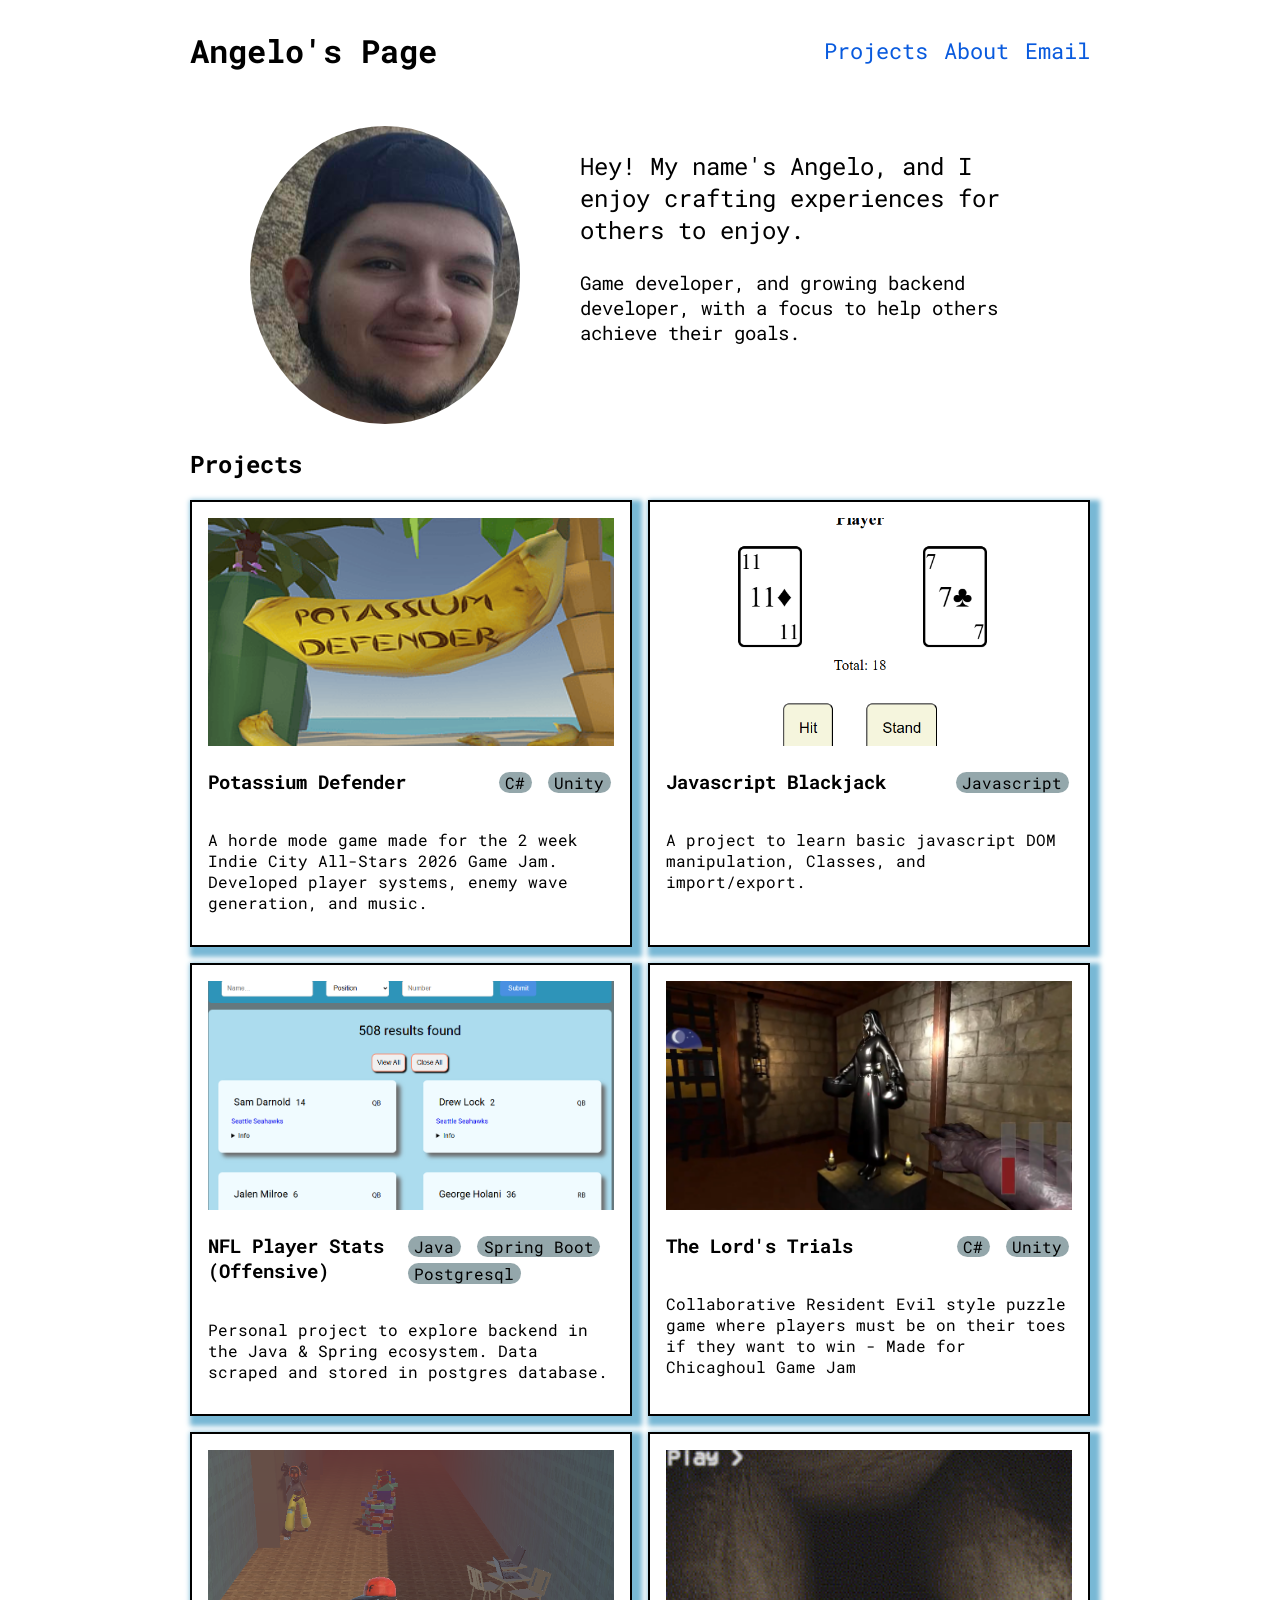
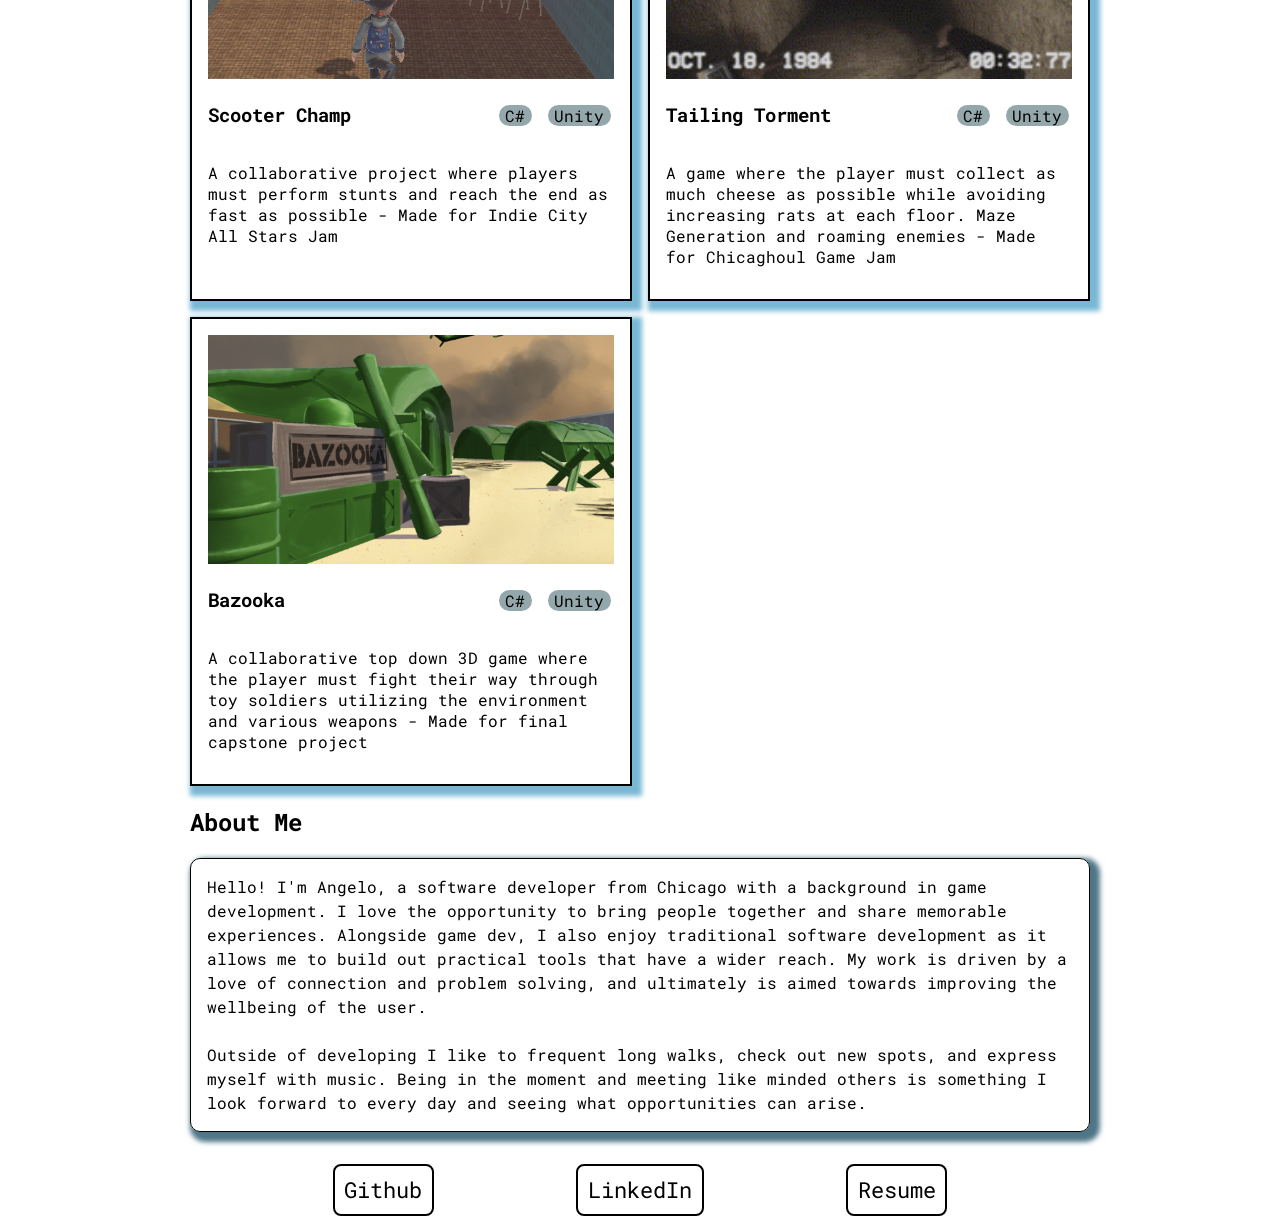
<file: index.html>
<!DOCTYPE html>
<html lang="en">
<head>
    <meta charset="UTF-8">
    <meta name="viewport" content="width=device-width, initial-scale=1.0">
    <link rel="stylesheet" href="styles/style.css">
    <!-- <link rel="stylesheet" href="https://cdnjs.cloudflare.com/ajax/libs/font-awesome/4.7.0/css/font-awesome.min.css"> -->
    <title>Angelo's Page</title>
</head>
<body class="page-grid">
    <div class="col-2">
        <header class="page-header">
            <h1 >Angelo's Page</h1>
            <nav>
                <a href="#projects">Projects</a>
                <a href="#about">About</a>
                <a href="mailto:xavier.sparza84@gmail.com">Email</a>
            </nav>
        </header>
    
        <main>
            <section class="intro">
                <img src="imgs/SquareShot.png" alt="Headshot">
                <div class="intro-text">
                    <p class="intro-big">Hey! My name's Angelo, and I enjoy crafting experiences for others to enjoy.</p>
                    <p class="intro-small">Game developer, and growing backend developer, with a focus to help others achieve their goals.</p>
                </div>
            </section>
            
            <section id="projects" class="projects">
                <h2>Projects</h2>
                <div class="projects-grid">

                    <a href="https://celestialqueen1.itch.io/potassium-defender" class="card-container">
                        <article>
                            <div class="card-header">
                                <img src="imgs/PotassiumLogo.png" alt="Potassium Logo">
    
                                <div class="card-intro">
                                    <h3>Potassium Defender</h3>
                                    <ul>
                                        <li>C#</li>
                                        <li>Unity</li>
                                    </ul>
                                </div>
                            </div>
                            <p>A horde mode game made for the 2 week Indie City All-Stars 2026 Game Jam. Developed player systems, enemy wave generation, and music.</p>
                        </article>
                    </a>
                    
                    <a href="BlackJackJS/index.html" class="card-container">
                        <article>
                            <div class="card-header">
                                <img src="imgs/JS_BJ.png" alt="NFL stats">
    
                                <div class="card-intro">
                                    <h3>Javascript Blackjack</h3>
                                    <ul>
                                        <li>Javascript</li>
                                    </ul>
                                </div>
                            </div>
                            <p>A project to learn basic javascript DOM manipulation, Classes, and import/export.</p>
                        </article>
                    </a>

                    <a href="https://nflquicksearch.up.railway.app/home/players" class="card-container">
                        <article>
                            <div class="card-header">
                                <img src="imgs/NFL_StatsPic.png" alt="NFL stats">
    
                                <div class="card-intro">
                                    <h3>NFL Player Stats (Offensive)</h3>
                                    <ul>
                                        <li>Java</li>
                                        <li>Spring Boot</li>
                                        <li>Postgresql</li>
                                    </ul>
                                </div>
                            </div>
                            <p>Personal project to explore backend in the Java & Spring ecosystem. Data scraped and stored in postgres database.</p>
                        </article>
                    </a>

                    <a href="https://celestialqueen1.itch.io/the-lords-trials" class="card-container">
                        <article>
                            <div class="card-header">
                                <img src="imgs/LordsTrialsSC.png" alt="The Lords Trials">
    
                                <div class="card-intro">
                                    <h3>The Lord's Trials</h3>
                                    <ul>
                                        <li>C#</li>
                                        <li>Unity</li>
                                    </ul>
                                </div>
                            </div>
                            <p>Collaborative Resident Evil style puzzle game where players must be on their toes if they want to win - Made for Chicaghoul Game Jam</p>
                        </article>
                    </a>

                    <a href="https://celestialqueen1.itch.io/scooter-champ" class="card-container">
                        <article>
                            <div class="card-header">
                                <img src="imgs/Scooter.png" alt="Scooter Champ">
    
                                <div class="card-intro">
                                    <h3>Scooter Champ</h3>
                                    <ul>
                                        <li>C#</li>
                                        <li>Unity</li>
                                    </ul>
                                </div>
                            </div>
                            <p>A collaborative project where players must perform stunts and reach the end as fast as possible - Made for Indie City All Stars Jam</p>
                        </article>
                    </a>

                    <a href="https://sparzington.itch.io/tailing-torment" class="card-container">
                        <article>
                            <div class="card-header">
                                <img src="imgs/Tailing.png" alt="Tailing Torment">
    
                                <div class="card-intro">
                                    <h3>Tailing Torment</h3>
                                    <ul>
                                        <li>C#</li>
                                        <li>Unity</li>
                                    </ul>
                                </div>
                            </div>
                            <p>A game where the player must collect as much cheese as possible while avoiding increasing rats at each floor. Maze Generation and roaming enemies - Made for Chicaghoul Game Jam</p>
                        </article>
                    </a>

                    <a href="https://theknechtion.itch.io/bazooka" class="card-container">
                        <article>
                            <div class="card-header">
                                <img src="imgs/BazookaLogo.png" alt="Bazooka">
    
                                <div class="card-intro">
                                    <h3>Bazooka</h3>
                                    <ul>
                                        <li>C#</li>
                                        <li>Unity</li>
                                    </ul>
                                </div>
                            </div>
                            <p>A collaborative top down 3D game where the player must fight their way through toy soldiers utilizing the environment and various weapons - Made for final capstone project</p>
                        </article>
                    </a>

                </div>
            </section>

            <section id="about" class="about">
                <article>
                    <h2>About Me</h2>
                    <div class="about-container">
                        <p>Hello! I'm Angelo, a software developer from Chicago with a background in game development.
                            I love the opportunity to bring people together and share memorable experiences.
                            Alongside game dev, I also enjoy traditional software development as it allows me to build out practical tools that have a wider reach.
                            My work is driven by a love of connection and problem solving, and ultimately is aimed towards improving the wellbeing of the user.
                            <br></br>
                            Outside of developing I like to frequent long walks, check out new spots, and express myself with music.
                            Being in the moment and meeting like minded others is something I look forward to every day and seeing what opportunities can arise.
                        </p>
                    </div>
                </article>
            </section>
        </main>

        <footer>
            <div class="contact-container">
                <a href="https://github.com/aesparza84">Github</a>
                <a href="https://www.linkedin.com/in/angelo-esparza-623a051b9/">LinkedIn</a>
                <a href="https://drive.google.com/file/d/1BB81KCasiqzFW1CCsXyqCS0Y6CTOc5e1/view?usp=sharing">Resume</a>
            </div>
        </footer>

    </div>
</body>
</html>
</file>
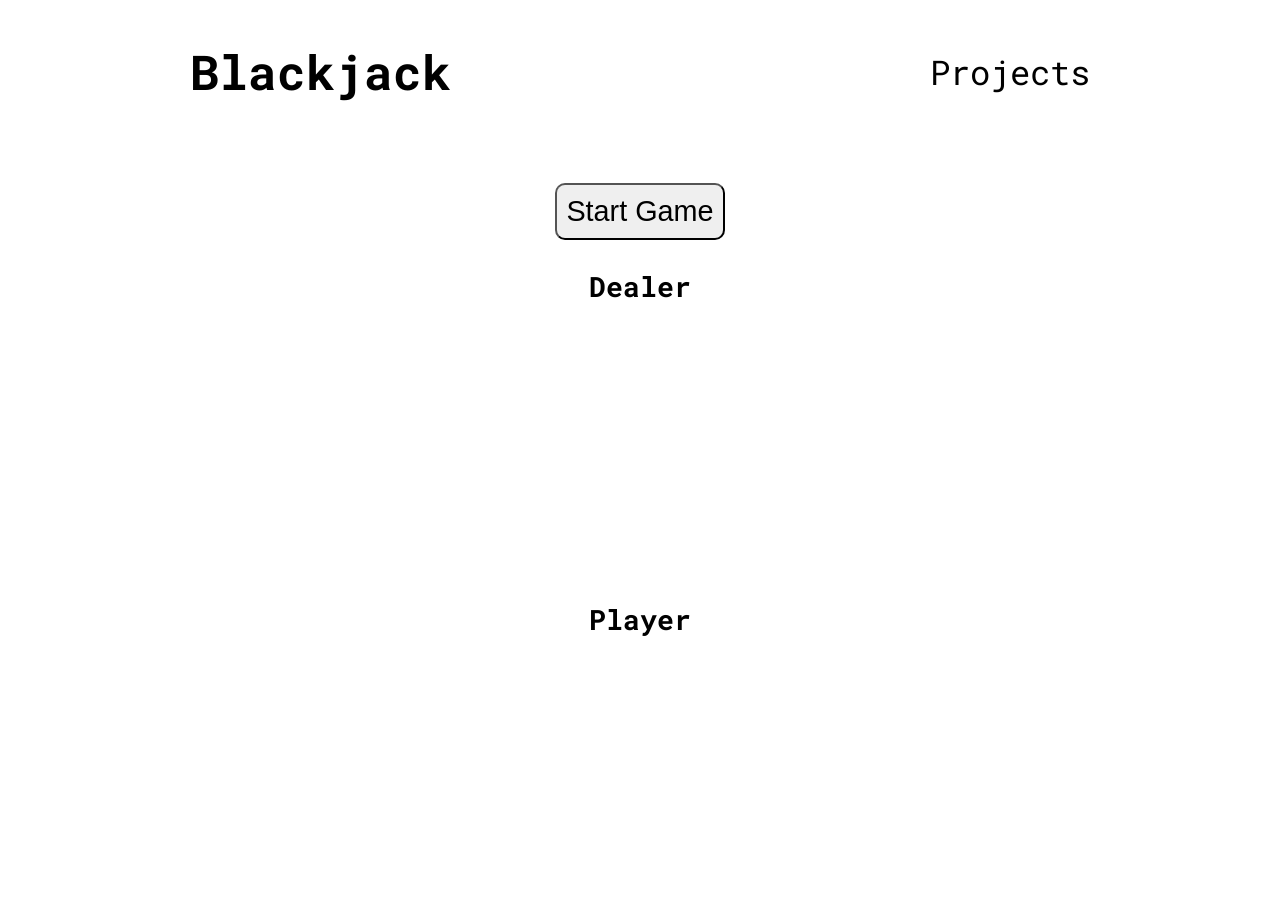
<file: BlackJackJS/index.html>
<!DOCTYPE html>
<html lang="en">
<head>
    <meta charset="UTF-8">
    <meta name="viewport" content="width=device-width, initial-scale=1.0">
    <title>Blackjack</title>
    <!-- <link rel="stylesheet" href="../styles/style.css"> -->
    <link rel="stylesheet" href="styles/index.css">
</head>
<body class="page-grid">
    <div class="col-2 w-100">
        <header class="page-header">
            <h1 >Blackjack</h1>
            <nav>
                <a href="../index.html">Projects</a>
            </nav>
        </header>
        
        <!-- <div class="card">
            <div class="card-inner flipped">
                <div class="card-content">
                    <div class="card-header">
                        <p class="rank">5</p>
                    </div>
                    
                    <div class="card-main">
                        <p>
                            <span class="rank">5</span>
                            <span class="suit">&</span>
                        </p>
                    </div>
                    
                    <div class="card-footer">
                        <p class="rank">5</p>
                    </div>
                </div>
                <div class="card-back">
                    <div class="card-header">
                        <p class="rank">?</p>
                    </div>
                    
                    <div class="card-main">
                        <p>
                            <span class="rank">?</span>
                        </p>
                    </div>
                    
                    <div class="card-footer">
                        <p class="rank">?</p>
                    </div>
                </div>
    
            </div>
        </div> -->
    
        <div class="game-start-btn-holder">
            <button id="btn-start">Start Game</button>
        </div>
    
        <div id="dealer-area" class="dealer-area">
            <h3>Dealer</h3>
            <div class="card-holder">
                
            </div>
            <div class="hand-total">
                <p></p>
            </div>
    
        </div>
    
        <div id="result-container" class="result-text-holder">
            <p id="result-text" class="result-text"></p>
        </div>
    
        <div id="player-area" class="player-area">
            <h3>Player</h3>
            <div class="card-holder">
            </div>
            
            <div class="hand-total">
                <p></p>
            </div>
           
            <div id="btn-group">
                <button id="btn-hit">Hit</button>
                <button id="btn-stand">Stand</button>
            </div>
        </div> 
    </div>
  

    <script src="js/gameLogic/blackJack.js" type="module"></script>
</body>
</html>
</file>
<file: styles/style.css>
@import url('https://fonts.googleapis.com/css2?family=Roboto+Mono:ital,wght@0,100..700;1,100..700&family=Roboto:ital,wght@0,100..900;1,100..900&display=swap');
html {
    font-size: 16px;
    scroll-behavior: smooth;
}

:root {
    --secondCol:#085ade;
    --mainCol:white;
    --thirdCol:#393e46;
}

* {
  box-sizing: border-box;
}

body {
    font-family: "Roboto Mono", sans-serif;
}

/*
charcol : #222831 
grayish : #393e46
orange  : #f96d00
dWhite  : #f2f2f2
*/

.page-grid {
    display: grid;
    grid-template-columns: 1fr minmax(auto, 900px) 1fr;   
    justify-items: center;
}


.w-100 {
    width: 100%;
}

.center {
    width: 50%;
    margin: 0 auto;
}

.col-1 {
    grid-column: 1;
}
.col-2 {
    grid-column: 2;
}
.col-3 {
    grid-column: 3;
}

.page-header {
    width: 100%;
    max-width: inherit;
    margin-bottom: 2rem;

    display:flex;
    flex-wrap: wrap;
    align-items: center;
    justify-content: space-between;
    flex-direction: row;
    text-decoration: none;
}

.page-header nav {
    display: flex;
    flex-direction: row;
    gap: 1rem;
}

.page-header a {
    font-size: 1.4rem;
    text-decoration: none;
    color: var(--secondCol);
}

.page-header a:hover {
    transform: scale(1.2);
    transition: ease-in 0.2s;
}

.intro {
    display: flex;
    flex-wrap: wrap;
    flex-direction: row;
    justify-content: space-evenly;
}

.intro img {
    width: 30%;
    height: 30%;
    object-fit: cover;
    border-radius: 80%;
}

.intro-text {
    width: 50%;
}

.intro-big {
    font-size: 1.5rem;
}

.intro-small {
    font-size: 1.2rem;
}

.projects {
    margin-top: 1.5rem;
}

.projects-grid {
    display: grid;
    grid-template-columns: 1fr 1fr;
    grid-template-rows: auto;
    gap: 1em;
}

/* @media (min-width:700px) {
    .projects-grid {
        grid-template-columns: 1fr;
    }

    .intro {
        align-items: center;
        flex-direction: column;
        flex-wrap: wrap-reverse;
    }

    .intro-text {
        width: 80%;
    }

    .card-container {
        max-width: 85%;
    }
} */

.card-container {
    padding: 1rem;
    text-decoration: none;
    color: black;
    border: 2px solid black;
    box-shadow: 5px 5px 5px 5px rgb(120, 184, 213);

}

.card-container:hover {
    box-shadow: 5px 5px 5px 5px rgb(191, 59, 59);
    transform: translateY(-5px);
    transition: ease-in-out .2s;
}

/* .card-container:hover{
    box-shadow: 5px 5px 5px 5px rgb(143, 143, 143);
    transform: translateY(-5px);
    transition: ease-in .2s;
} */

/* 91 209 215 */


.card-header {
    aspect-ratio: 16/9;
}

.card-header p {
    padding: 0;
    font-size: 1.2rem;
}

.card-header img {
    width: 100%;
    height: 100%;
    object-fit: cover;
}

.card-intro {
    display: flex;
    flex-direction: row;
    align-items: baseline;
    justify-content: space-between;
}

.card-intro ul {
    padding: 0;
}

.card-intro li {
    list-style-type: none;
    display: inline-block;
    padding-left: .4rem;
    padding-right: .4rem;
    background-color: #94a7ab;
    border-radius: 30px;
    margin: .2rem;
}

.card-intro h3 {
    font-size: 1.2rem;
}

.about-container {
    border: 1px solid black;
    border-radius: 10px;
    box-shadow: 5px 5px 5px 5px rgb(79, 118, 135);
}

.about-container p {
    margin: 0;
    padding: 1rem;
    line-height: 1.5rem;
}

footer {
    margin-top: 2rem;
    width: 100%;
}

.contact-container {
    display: flex;
    flex-direction: row;
    justify-content: space-evenly;
    align-items: center;
}

.contact-container a{
    font-size: 1.4rem;
    padding: .6rem;
    text-decoration: none;
    color: rgb(0, 0, 0);
    border: 2px solid rgb(0, 0, 0);
    border-radius: 8px;
}

.contact-container a:hover {
    box-shadow: 5px 5px 5px 5px rgb(95, 157, 169);
    transform: translateY(-5px);
    transition: ease-in .2s;
}
</file>
<file: BlackJackJS/styles/index.css>
@import url('https://fonts.googleapis.com/css2?family=Roboto+Mono:ital,wght@0,100..700;1,100..700&family=Roboto:ital,wght@0,100..900;1,100..900&display=swap');
html {
    font-size:24px;
    scroll-behavior: smooth;
}


@media (max-width: 500px) {
    html {
        font-size: 16px;
    } 
}

body {
    /* min-width: 400px;
    max-width: 1200px; */
    font-family: "Roboto Mono", sans-serif;
}

.page-header {
    width: 100%;
    max-width: inherit;
    margin-bottom: 2rem;

    display:flex;
    flex-wrap: wrap;
    align-items: center;
    justify-content: space-between;
    flex-direction: row;
    text-decoration: none;
}

.page-header nav {
    display: flex;
    flex-direction: row;
    gap: 1rem;
}

.page-header a {
    font-size: 1.4rem;
    text-decoration: none;
    color: var(--secondCol);
}

.page-header a:hover {
    transform: scale(1.2);
    transition: ease-in 0.2s;
}

.page-grid {
    display: grid;
    grid-template-columns: 1fr minmax(auto, 900px) 1fr;   
    justify-items: center;
}

.col-2 {
    grid-column: 2;
}


.w-100 {
    width: 100%;
}

.game-start-btn-holder {
    display: flex;
    justify-content: center;
}

.game-start-btn-holder button{
    padding: .4rem;
    border-radius: 10px;
    font-size: 1.2rem;
}

.game-start-btn-holder button:hover{
    background-color: azure;
    box-shadow: 2px 2px 2px 2px black;
    transition: .25s;
}



.card {
    /* border: .2rem solid black;
    border-radius: 10px; */
    width: 4rem;
    height: 6.5rem;
}

.card-inner {
    height: inherit;
    width: inherit;
    position: relative;
    transform-style: preserve-3d;

    transition: 1s;
}

.flipped{
    transform: rotateY(180deg);
}

.card-content,
.card-back {
    position: absolute;
    border: .2rem solid black;
    border-radius: 10px;


    display: flex;
    flex-direction: column;
    justify-content: space-between;
    align-items: center;    
    
    font-size: 1.5rem;
    backface-visibility: hidden;

    margin: 0px;
    padding: 0px;
    height: inherit;
    width: inherit;
    
    /* height: 100%;
    width: 100%; */
}


.card-back{
    transform: rotateY(180deg);
}


.card-header{
    width: 100%;
    display: flex;
    align-items:center;
    justify-content: start;
    margin-left: .5em;
    margin-right: .5em;
}

.card-main{
    width: 100%;
    font-size: 2rem;
    display: flex;
    justify-content: center;
}

.card-footer{
    width: 100%;
    display: flex;
    justify-content: end;
    margin-right: .5em;
    margin-left: .5em;
}

.card p {
    margin: 0px;
    padding: 0px;
    display: flex;
}

.player-area,
.dealer-area {
    display: flex;
    flex-direction: column;
    justify-content: center;
    align-items: center;
}

.hand-total {
    padding: 1rem;
}

.dealer-area {
    margin-bottom: 5rem;
}

.player-area button {
    background-color: beige;
    margin: 1rem;
    padding: 1rem;
    border-radius: 10px;
    font-size: 1rem;
}

.player-area button:hover {
    background-color: rgb(255, 255, 255);
    transition: 0.25s;
}

.card-holder {
    width: 50%;
    display: flex;
    flex-direction: row;
    align-items: start;
    justify-content: space-around;
}

.result-text-holder {
    display: flex;
    justify-content: center;
}

.gr-text {
    color: rgb(5, 184, 5);
}

.red-text {
    color: rgb(225, 16, 16);
}

.hidden{
    display: none;
}
</file>
